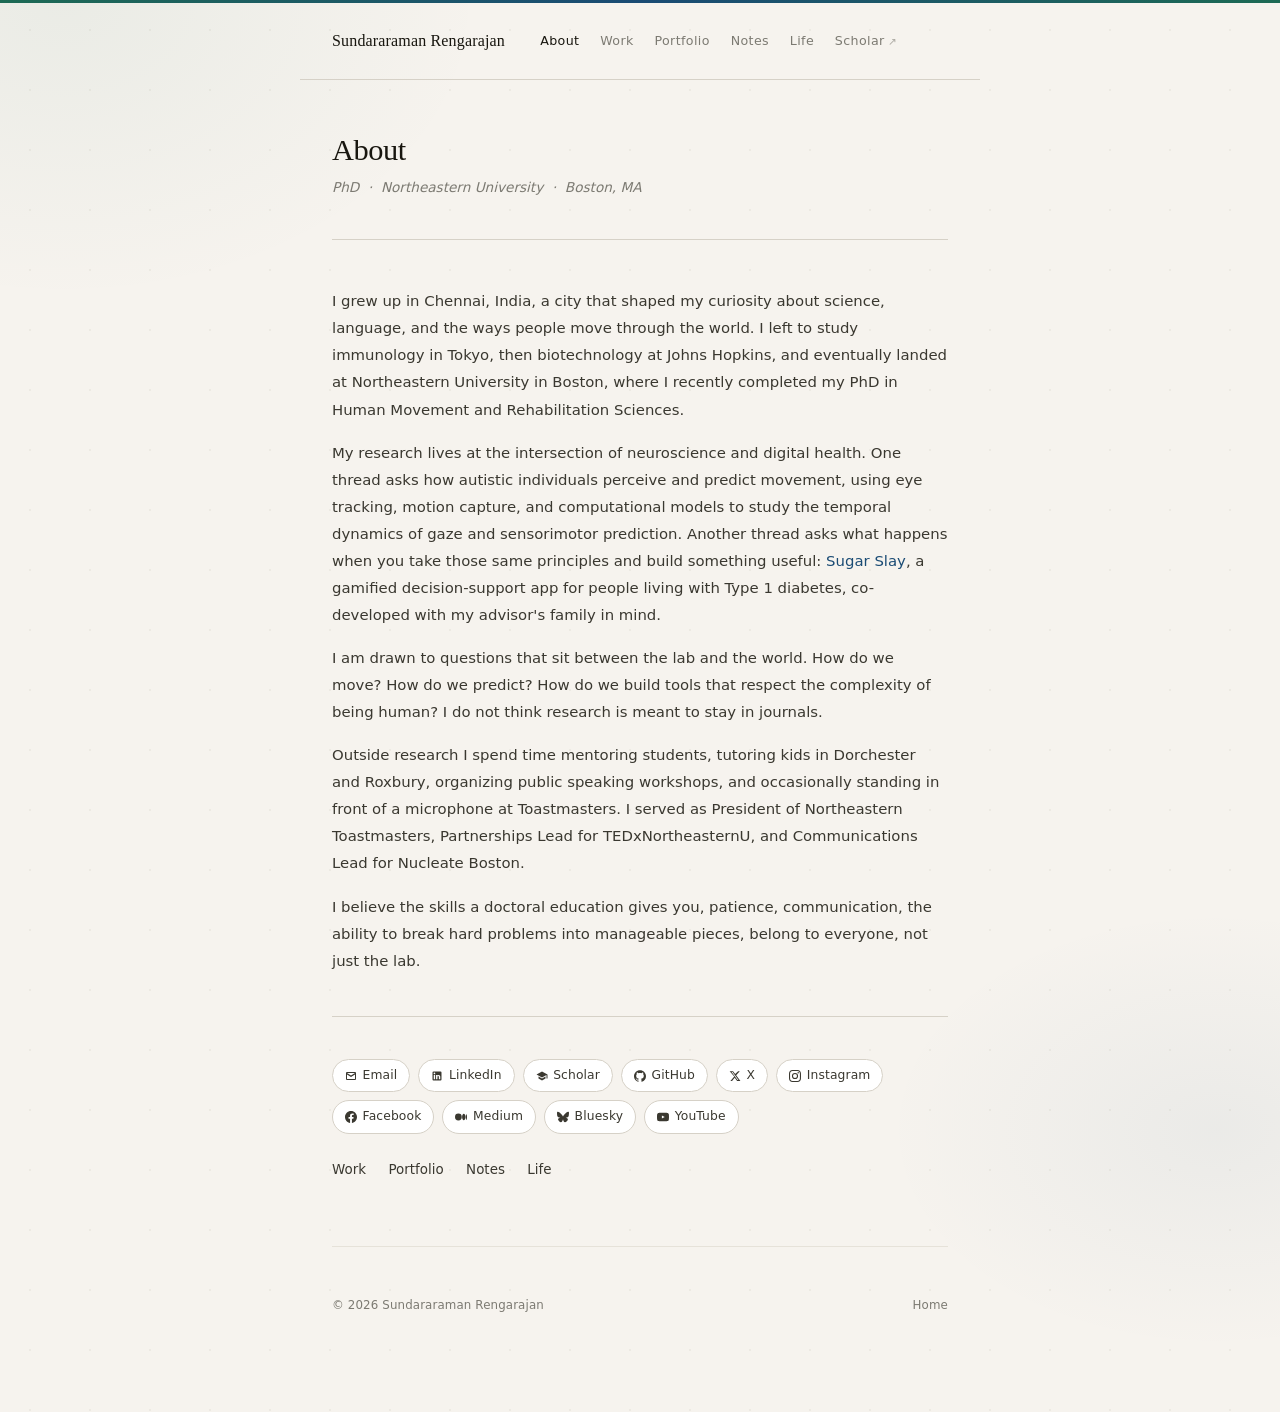
<file: about.html>
<!DOCTYPE html>
<html lang="en">
<head>
 <meta charset="UTF-8">
 <meta name="viewport" content="width=device-width, initial-scale=1.0">
 <title>About &nbsp;·&nbsp; Sundararaman Rengarajan</title>
 <link rel="stylesheet" href="style.css">
</head>
<body>

<div class="top-rule"></div>

<nav class="site-nav">
 <a href="index.html" class="brand">Sundararaman Rengarajan</a>
 <a href="about.html" class="on">About</a>
 <a href="work.html">Work</a>
 <a href="portfolio.html">Portfolio</a>
 <a href="notes.html">Notes</a>
 <a href="life.html">Life</a>
 <a href="https://scholar.google.com/citations?hl=en&user=uG3noJkAAAAJ" target="_blank" class="ext">Scholar</a>
</nav>

<div class="wrapper">

 <div class="page-top">
 <h1>About</h1>
 <p class="sub">PhD &nbsp;·&nbsp; Northeastern University &nbsp;·&nbsp; Boston, MA</p>
 </div>

 <div class="section">
 <p>
 I grew up in Chennai, India, a city that shaped my curiosity about science, language,
 and the ways people move through the world. I left to study immunology in Tokyo,
 then biotechnology at Johns Hopkins, and eventually landed at Northeastern University
 in Boston, where I recently completed my PhD in Human Movement and Rehabilitation Sciences.
 </p>

 <p>
 My research lives at the intersection of neuroscience and digital health.
 One thread asks how autistic individuals perceive and predict movement, using eye tracking,
 motion capture, and computational models to study the temporal dynamics of gaze and
 sensorimotor prediction. Another thread asks what happens when you take those same
 principles and build something useful:
 <a href="https://news.northeastern.edu/2026/01/14/glucose-tracking-gaming-app/" target="_blank">Sugar Slay</a>,
 a gamified decision-support app for people living with Type 1 diabetes,
 co-developed with my advisor's family in mind.
 </p>

 <p>
 I am drawn to questions that sit between the lab and the world. How do we move?
 How do we predict? How do we build tools that respect the complexity of being human?
 I do not think research is meant to stay in journals.
 </p>

 <p>
 Outside research I spend time mentoring students, tutoring kids in Dorchester and Roxbury,
 organizing public speaking workshops, and occasionally standing in front of a microphone
 at Toastmasters. I served as President of Northeastern Toastmasters,
 Partnerships Lead for TEDxNortheasternU,
 and Communications Lead for Nucleate Boston.
 </p>

 <p>
 I believe the skills a doctoral education gives you, patience, communication,
 the ability to break hard problems into manageable pieces, belong to everyone,
 not just the lab.
 </p>
 </div>

 <hr>

 <div class="socials">
 <a href="mailto:rengarajan.s@northeastern.edu">
 <svg viewBox="0 0 24 24" style="width:12px;height:12px;fill:currentColor"><path d="M20 4H4a2 2 0 00-2 2v12a2 2 0 002 2h16a2 2 0 002-2V6a2 2 0 00-2-2zm0 2l-8 5-8-5h16zm0 12H4V9l8 5 8-5v9z"/></svg>
 Email
 </a>
 <a href="https://www.linkedin.com/in/this-is-sundarr/" target="_blank">
 <svg viewBox="0 0 24 24" style="width:12px;height:12px;fill:currentColor"><path d="M19 3a2 2 0 012 2v14a2 2 0 01-2 2H5a2 2 0 01-2-2V5a2 2 0 012-2h14m-.5 15.5v-5.3a3.26 3.26 0 00-3.26-3.26c-.85 0-1.84.52-2.32 1.3v-1.11h-2.79v8.37h2.79v-4.93c0-.77.62-1.4 1.39-1.4a1.4 1.4 0 011.4 1.4v4.93h2.79M6.88 8.56a1.68 1.68 0 001.68-1.68c0-.93-.75-1.69-1.68-1.69a1.69 1.69 0 00-1.69 1.69c0 .93.76 1.68 1.69 1.68m1.39 9.94v-8.37H5.5v8.37h2.77z"/></svg>
 LinkedIn
 </a>
 <a href="https://scholar.google.com/citations?hl=en&user=uG3noJkAAAAJ" target="_blank">
 <svg viewBox="0 0 24 24" style="width:12px;height:12px;fill:currentColor"><path d="M12 3L1 9l11 6 9-4.91V17h2V9L12 3zM5 13.18v4L12 21l7-3.82v-4L12 17l-7-3.82z"/></svg>
 Scholar
 </a>
 <a href="https://github.com/thisissundarr" target="_blank">
 <svg viewBox="0 0 24 24" style="width:12px;height:12px;fill:currentColor"><path d="M12 .297c-6.63 0-12 5.373-12 12 0 5.303 3.438 9.8 8.205 11.385.6.113.82-.258.82-.577 0-.285-.01-1.04-.015-2.04-3.338.724-4.042-1.61-4.042-1.61C4.422 18.07 3.633 17.7 3.633 17.7c-1.087-.744.084-.729.084-.729 1.205.084 1.838 1.236 1.838 1.236 1.07 1.835 2.809 1.305 3.495.998.108-.776.417-1.305.76-1.605-2.665-.3-5.466-1.332-5.466-5.93 0-1.31.465-2.38 1.235-3.22-.135-.303-.54-1.523.105-3.176 0 0 1.005-.322 3.3 1.23.96-.267 1.98-.399 3-.405 1.02.006 2.04.138 3 .405 2.28-1.552 3.285-1.23 3.285-1.23.645 1.653.24 2.873.12 3.176.765.84 1.23 1.91 1.23 3.22 0 4.61-2.805 5.625-5.475 5.92.42.36.81 1.096.81 2.22 0 1.606-.015 2.896-.015 3.286 0 .315.21.69.825.57C20.565 22.092 24 17.592 24 12.297c0-6.627-5.373-12-12-12"/></svg>
 GitHub
 </a>
 <a href="https://x.com/this_is_sundarr" target="_blank">
 <svg viewBox="0 0 24 24" style="width:12px;height:12px;fill:currentColor"><path d="M18.244 2.25h3.308l-7.227 8.26 8.502 11.24H16.17l-4.714-6.231-5.401 6.231H2.746l7.73-8.835L1.254 2.25H8.08l4.259 5.63 5.905-5.63zm-1.161 17.52h1.833L7.084 4.126H5.117z"/></svg>
 X
 </a>
 <a href="https://www.instagram.com/captain.cut_throat/" target="_blank">
 <svg viewBox="0 0 24 24" style="width:12px;height:12px;fill:currentColor"><path d="M12 2.163c3.204 0 3.584.012 4.85.07 3.252.148 4.771 1.691 4.919 4.919.058 1.265.069 1.645.069 4.849 0 3.205-.012 3.584-.069 4.849-.149 3.225-1.664 4.771-4.919 4.919-1.266.058-1.644.07-4.85.07-3.204 0-3.584-.012-4.849-.07-3.26-.149-4.771-1.699-4.919-4.92-.058-1.265-.07-1.644-.07-4.849 0-3.204.013-3.583.07-4.849.149-3.227 1.664-4.771 4.919-4.919 1.266-.057 1.645-.069 4.849-.069zm0-2.163c-3.259 0-3.667.014-4.947.072-4.358.2-6.78 2.618-6.98 6.98-.059 1.281-.073 1.689-.073 4.948 0 3.259.014 3.668.072 4.948.2 4.358 2.618 6.78 6.98 6.98 1.281.058 1.689.072 4.948.072 3.259 0 3.668-.014 4.948-.072 4.354-.2 6.782-2.618 6.979-6.98.059-1.28.073-1.689.073-4.948 0-3.259-.014-3.667-.072-4.947-.196-4.354-2.617-6.78-6.979-6.98-1.281-.059-1.69-.073-4.949-.073zm0 5.838a6.162 6.162 0 100 12.324 6.162 6.162 0 000-12.324zM12 16a4 4 0 110-8 4 4 0 010 8zm6.406-11.845a1.44 1.44 0 100 2.881 1.44 1.44 0 000-2.881z"/></svg>
 Instagram
 </a>
 <a href="https://www.facebook.com/this.is.sundarr" target="_blank">
 <svg viewBox="0 0 24 24" style="width:12px;height:12px;fill:currentColor"><path d="M24 12.073c0-6.627-5.373-12-12-12s-12 5.373-12 12c0 5.99 4.388 10.954 10.125 11.854v-8.385H7.078v-3.47h3.047V9.43c0-3.007 1.792-4.669 4.533-4.669 1.312 0 2.686.235 2.686.235v2.953H15.83c-1.491 0-1.956.925-1.956 1.874v2.25h3.328l-.532 3.47h-2.796v8.385C19.612 23.027 24 18.062 24 12.073z"/></svg>
 Facebook
 </a>
 <a href="https://medium.com/@srenga93" target="_blank">
 <svg viewBox="0 0 24 24" style="width:12px;height:12px;fill:currentColor"><path d="M13.54 12a6.8 6.8 0 0 1-6.77 6.82A6.8 6.8 0 0 1 0 12a6.8 6.8 0 0 1 6.77-6.82A6.8 6.8 0 0 1 13.54 12zm7.42 0c0 3.54-1.51 6.42-3.38 6.42-1.87 0-3.39-2.88-3.39-6.42s1.52-6.42 3.39-6.42 3.38 2.88 3.38 6.42M24 12c0 3.17-.53 5.75-1.19 5.75-.66 0-1.19-2.58-1.19-5.75s.53-5.75 1.19-5.75C23.47 6.25 24 8.83 24 12z"/></svg>
 Medium
 </a>
 <a href="https://bsky.app/profile/this-is-sundarr.bsky.social" target="_blank">
 <svg viewBox="0 0 24 24" style="width:12px;height:12px;fill:currentColor"><path d="M12 10.8c-1.087-2.114-4.046-6.053-6.798-7.995C2.566.944 1.561 1.266.902 1.565.139 1.908 0 3.08 0 3.768c0 .69.378 5.65.624 6.479.815 2.736 3.713 3.66 6.383 3.364.136-.02.275-.039.415-.056-.138.022-.276.04-.415.056-3.912.58-7.387 2.005-2.83 7.078 5.013 5.19 6.87-1.113 7.823-4.308.953 3.195 2.05 9.271 7.733 4.308 4.267-4.308 1.172-6.498-2.74-7.078a8.741 8.741 0 0 1-.415-.056c.14.017.279.036.415.056 2.67.297 5.568-.628 6.383-3.364.246-.828.624-5.79.624-6.478 0-.69-.139-1.861-.902-2.204-.659-.299-1.664-.62-4.3 1.24C16.046 4.748 13.087 8.687 12 10.8z"/></svg>
 Bluesky
 </a>
 <a href="https://www.youtube.com/@sundararamanrengarajan" target="_blank">
 <svg viewBox="0 0 24 24" style="width:12px;height:12px;fill:currentColor"><path d="M23.5 6.19a3.02 3.02 0 00-2.12-2.14C19.54 3.5 12 3.5 12 3.5s-7.54 0-9.38.55A3.02 3.02 0 00.5 6.19C0 8.04 0 12 0 12s0 3.96.5 5.81a3.02 3.02 0 002.12 2.14C4.46 20.5 12 20.5 12 20.5s7.54 0 9.38-.55a3.02 3.02 0 002.12-2.14C24 15.96 24 12 24 12s0-3.96-.5-5.81zM9.75 15.02V8.98L15.5 12l-5.75 3.02z"/></svg>
 YouTube
 </a>
 </div>

 <div class="arrow-links" style="margin-top:1.5rem;">
 <a href="work.html">Work</a>
 <a href="portfolio.html">Portfolio</a>
 <a href="notes.html">Notes</a>
 <a href="life.html">Life</a>
 </div>

 <footer>
 <span>© 2026 Sundararaman Rengarajan</span>
 <span><a href="index.html">Home</a></span>
 </footer>

</div>
</body>
</html>
</file>
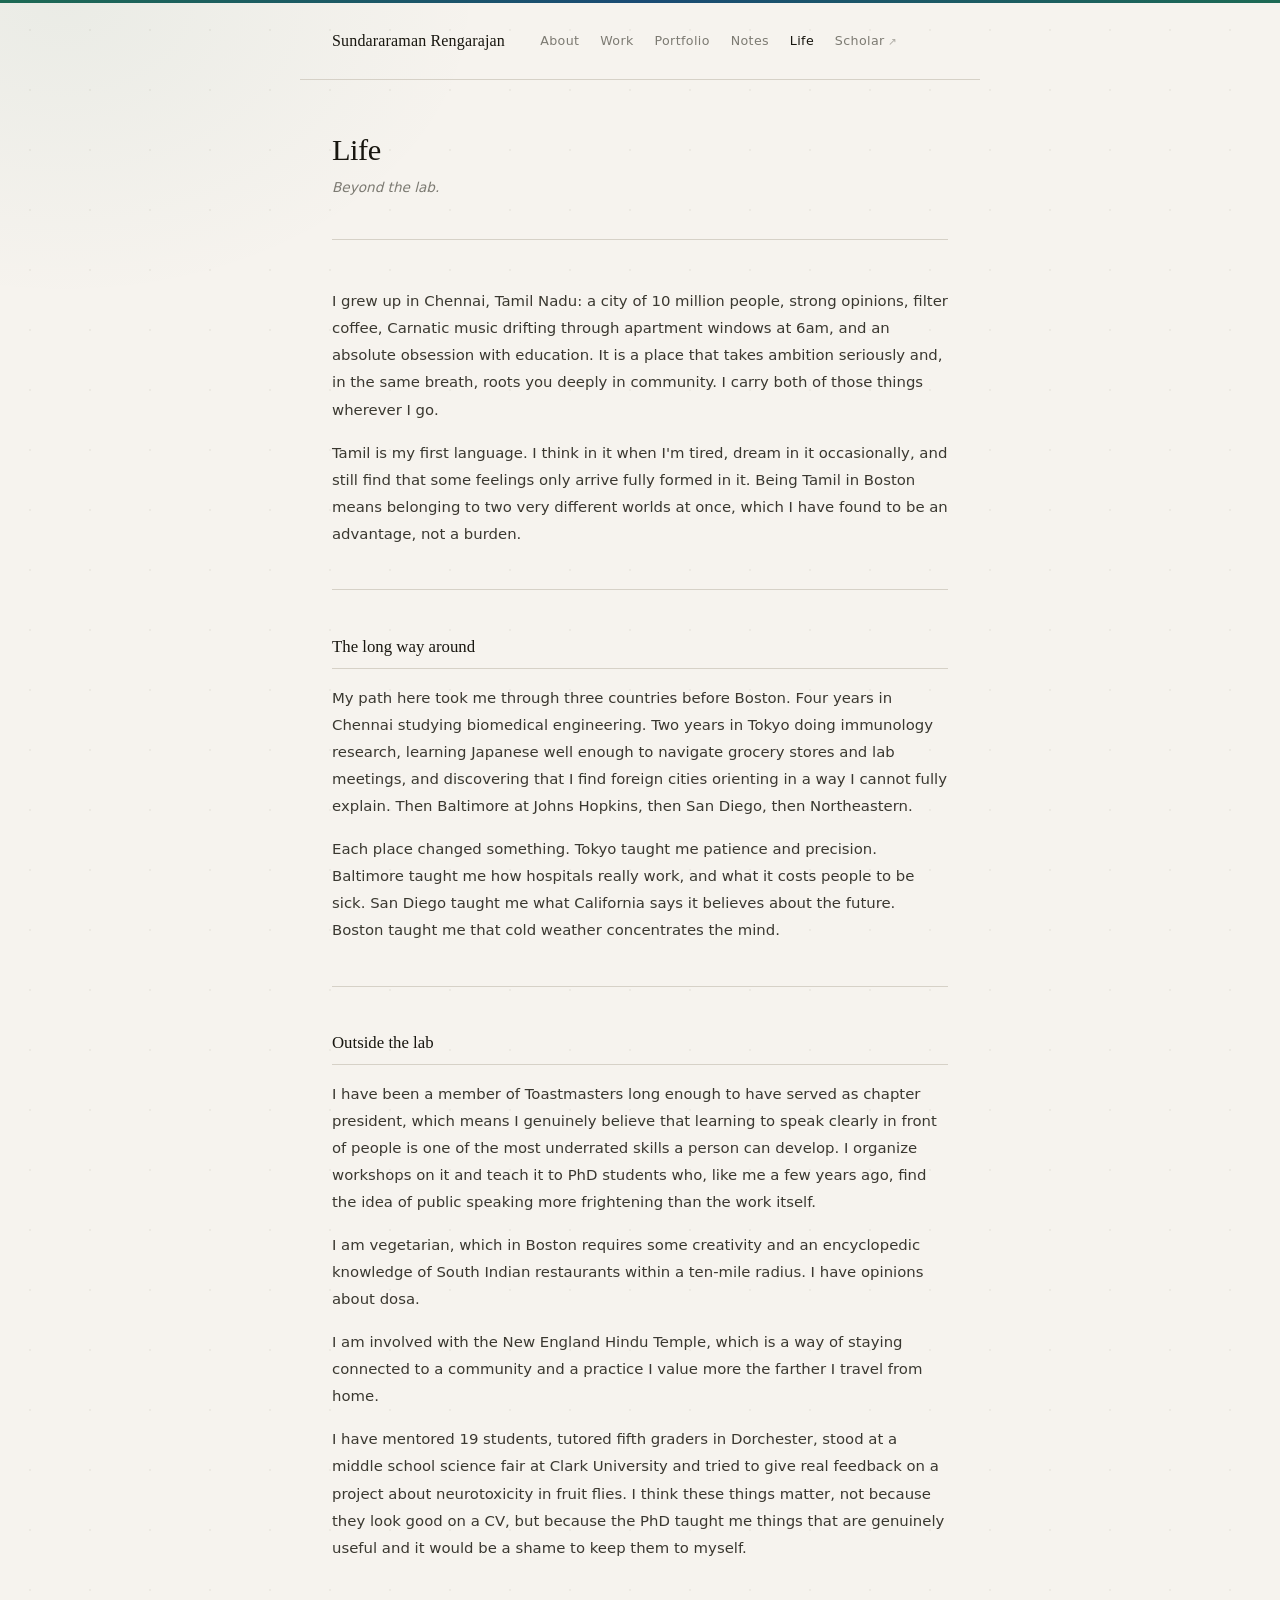
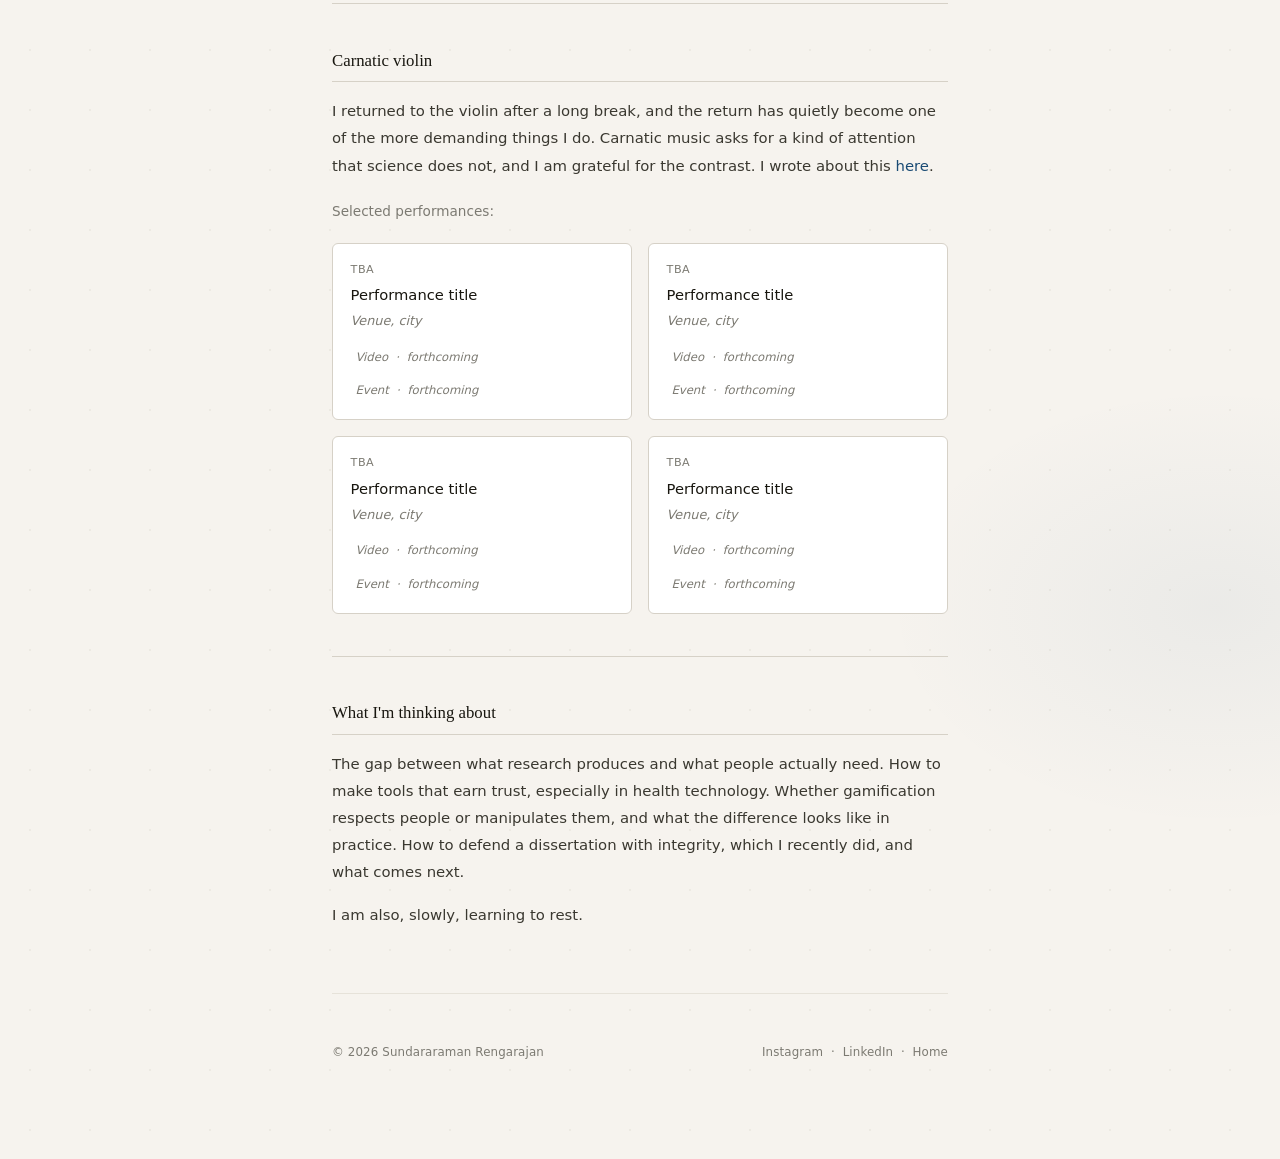
<file: life.html>
<!DOCTYPE html>
<html lang="en">
<head>
 <meta charset="UTF-8">
 <meta name="viewport" content="width=device-width, initial-scale=1.0">
 <title>Life &nbsp;·&nbsp; Sundararaman Rengarajan</title>
 <link rel="stylesheet" href="style.css">
</head>
<body>

<div class="top-rule"></div>

<nav class="site-nav">
 <a href="index.html" class="brand">Sundararaman Rengarajan</a>
 <a href="about.html">About</a>
 <a href="work.html">Work</a>
 <a href="portfolio.html">Portfolio</a>
 <a href="notes.html">Notes</a>
 <a href="life.html" class="on">Life</a>
 <a href="https://scholar.google.com/citations?hl=en&user=uG3noJkAAAAJ" target="_blank" class="ext">Scholar</a>
</nav>

<div class="wrapper">

 <div class="page-top">
 <h1>Life</h1>
 <p class="sub">Beyond the lab.</p>
 </div>

 <div class="section">

 <p>
 I grew up in Chennai, Tamil Nadu: a city of 10 million people, strong opinions,
 filter coffee, Carnatic music drifting through apartment windows at 6am,
 and an absolute obsession with education. It is a place that takes ambition seriously
 and, in the same breath, roots you deeply in community.
 I carry both of those things wherever I go.
 </p>

 <p>
 Tamil is my first language. I think in it when I'm tired, dream in it occasionally,
 and still find that some feelings only arrive fully formed in it.
 Being Tamil in Boston means belonging to two very different worlds at once,
 which I have found to be an advantage, not a burden.
 </p>

 <hr>

 <h2>The long way around</h2>

 <p>
 My path here took me through three countries before Boston.
 Four years in Chennai studying biomedical engineering.
 Two years in Tokyo doing immunology research, learning Japanese well enough
 to navigate grocery stores and lab meetings, and discovering that I find
 foreign cities orienting in a way I cannot fully explain.
 Then Baltimore at Johns Hopkins, then San Diego, then Northeastern.
 </p>

 <p>
 Each place changed something. Tokyo taught me patience and precision.
 Baltimore taught me how hospitals really work, and what it costs people to be sick.
 San Diego taught me what California says it believes about the future.
 Boston taught me that cold weather concentrates the mind.
 </p>

 <hr>

 <h2>Outside the lab</h2>

 <p>
 I have been a member of Toastmasters long enough to have served as chapter president,
 which means I genuinely believe that learning to speak clearly in front of people
 is one of the most underrated skills a person can develop.
 I organize workshops on it and teach it to PhD students who, like me a few years ago,
 find the idea of public speaking more frightening than the work itself.
 </p>

 <p>
 I am vegetarian, which in Boston requires some creativity and an encyclopedic
 knowledge of South Indian restaurants within a ten-mile radius.
 I have opinions about dosa.
 </p>

 <p>
 I am involved with the New England Hindu Temple, which is a way of staying
 connected to a community and a practice I value more the farther I travel from home.
 </p>

 <p>
 I have mentored 19 students, tutored fifth graders in Dorchester, stood at a
 middle school science fair at Clark University and tried to give real feedback
 on a project about neurotoxicity in fruit flies. I think these things matter,
 not because they look good on a CV, but because the PhD taught me things that are
 genuinely useful and it would be a shame to keep them to myself.
 </p>

 <hr>

 <h2>Carnatic violin</h2>

 <p>
 I returned to the violin after a long break, and the return has quietly become
 one of the more demanding things I do. Carnatic music asks for a kind of
 attention that science does not, and I am grateful for the contrast.
 I wrote about this
 <a href="https://medium.com/@srenga93/rediscovering-the-strings-of-passion-a-journey-with-carnatic-violin-fc4bbfd7c012" target="_blank">here</a>.
 </p>

 <p style="font-size:0.85rem;color:var(--muted);margin-top:1.2rem;">Selected performances:</p>

 <div class="perf-grid">

 <div class="perf-card">
 <span class="perf-date">TBA</span>
 <span class="perf-title">Performance title</span>
 <span class="perf-venue">Venue, city</span>
 <div class="perf-links">
 <span class="pending">Video &nbsp;·&nbsp; forthcoming</span>
 <span class="pending">Event &nbsp;·&nbsp; forthcoming</span>
 </div>
 </div>

 <div class="perf-card">
 <span class="perf-date">TBA</span>
 <span class="perf-title">Performance title</span>
 <span class="perf-venue">Venue, city</span>
 <div class="perf-links">
 <span class="pending">Video &nbsp;·&nbsp; forthcoming</span>
 <span class="pending">Event &nbsp;·&nbsp; forthcoming</span>
 </div>
 </div>

 <div class="perf-card">
 <span class="perf-date">TBA</span>
 <span class="perf-title">Performance title</span>
 <span class="perf-venue">Venue, city</span>
 <div class="perf-links">
 <span class="pending">Video &nbsp;·&nbsp; forthcoming</span>
 <span class="pending">Event &nbsp;·&nbsp; forthcoming</span>
 </div>
 </div>

 <div class="perf-card">
 <span class="perf-date">TBA</span>
 <span class="perf-title">Performance title</span>
 <span class="perf-venue">Venue, city</span>
 <div class="perf-links">
 <span class="pending">Video &nbsp;·&nbsp; forthcoming</span>
 <span class="pending">Event &nbsp;·&nbsp; forthcoming</span>
 </div>
 </div>

 </div>

 <hr>

 <h2>What I'm thinking about</h2>

 <p>
 The gap between what research produces and what people actually need.
 How to make tools that earn trust, especially in health technology.
 Whether gamification respects people or manipulates them, and what the
 difference looks like in practice.
 How to defend a dissertation with integrity, which I recently did, and what comes next.
 </p>

 <p>
 I am also, slowly, learning to rest.
 </p>

 </div>

 <footer>
 <span>© 2026 Sundararaman Rengarajan</span>
 <span>
 <a href="https://www.instagram.com/this.is.sundarr/" target="_blank">Instagram</a> &nbsp;·&nbsp;
 <a href="https://www.linkedin.com/in/this-is-sundarr/" target="_blank">LinkedIn</a> &nbsp;·&nbsp;
 <a href="index.html">Home</a>
 </span>
 </footer>

</div>
</body>
</html>
</file>
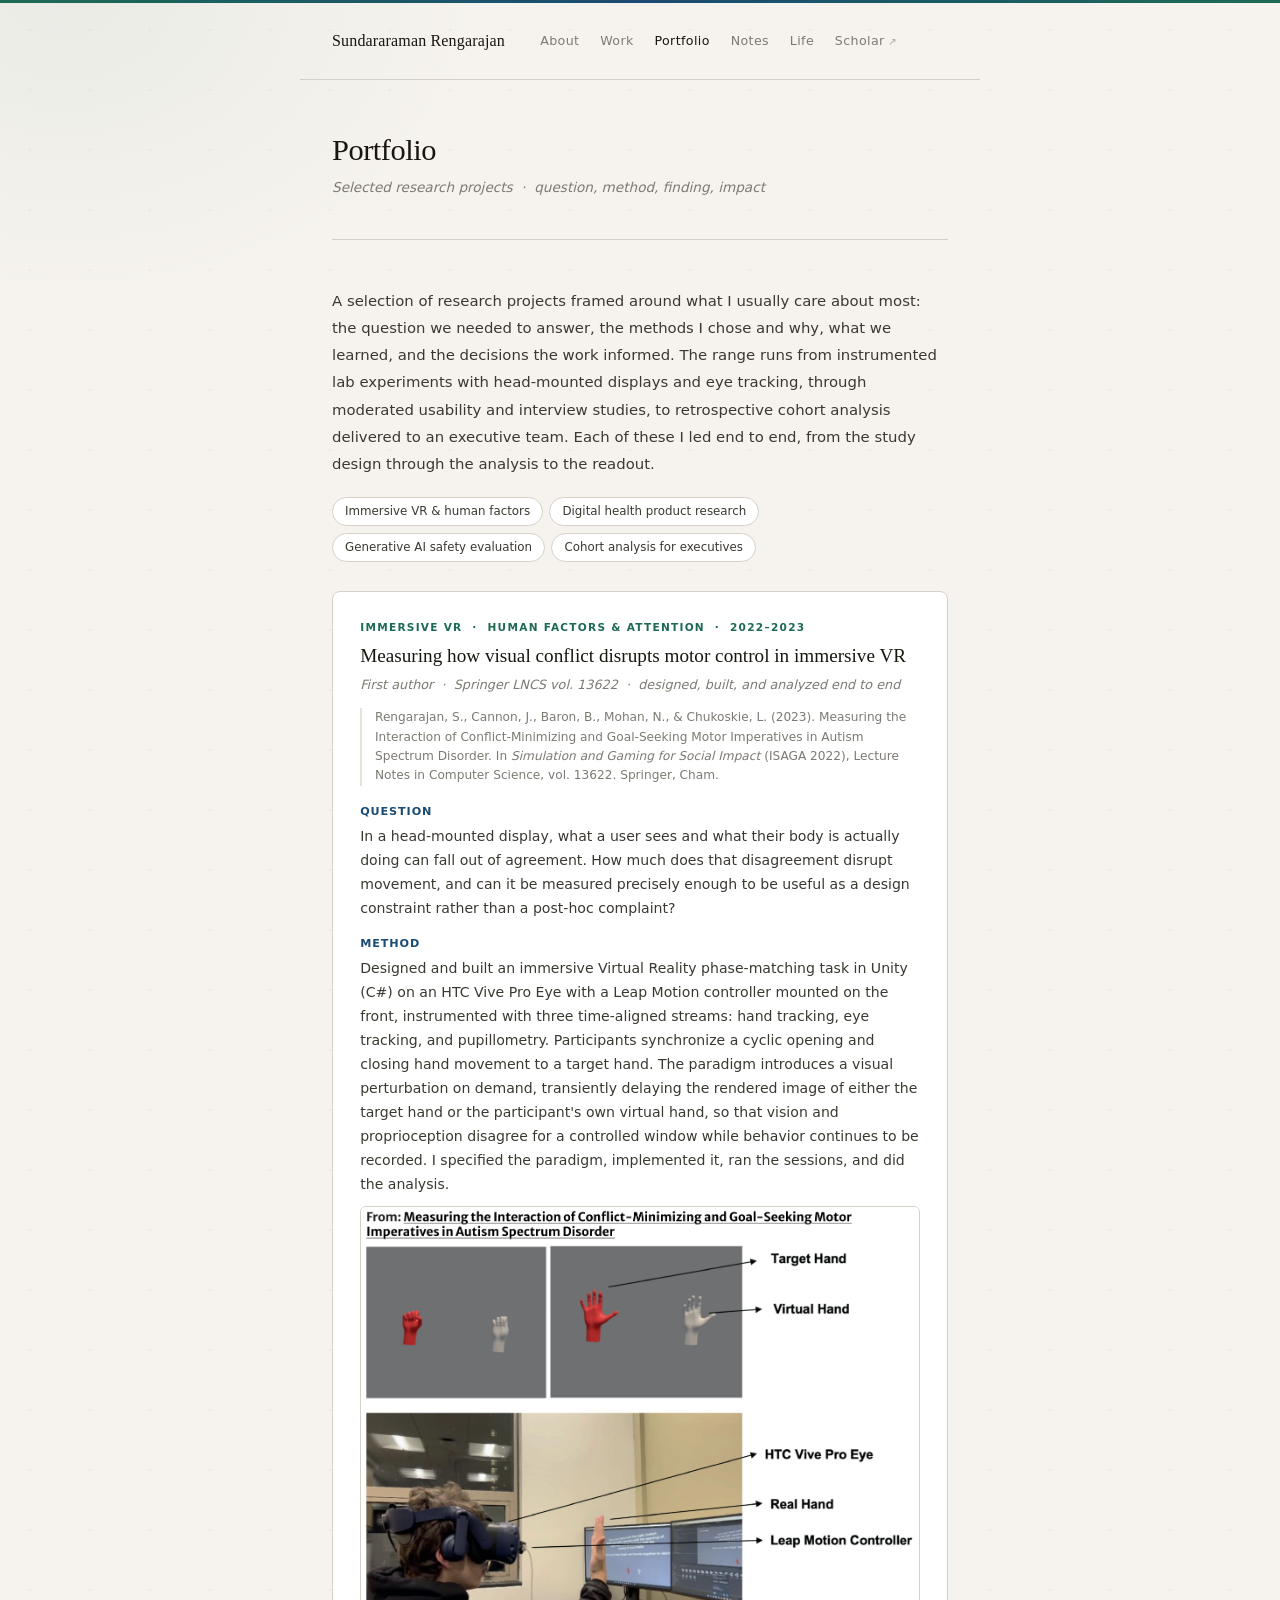
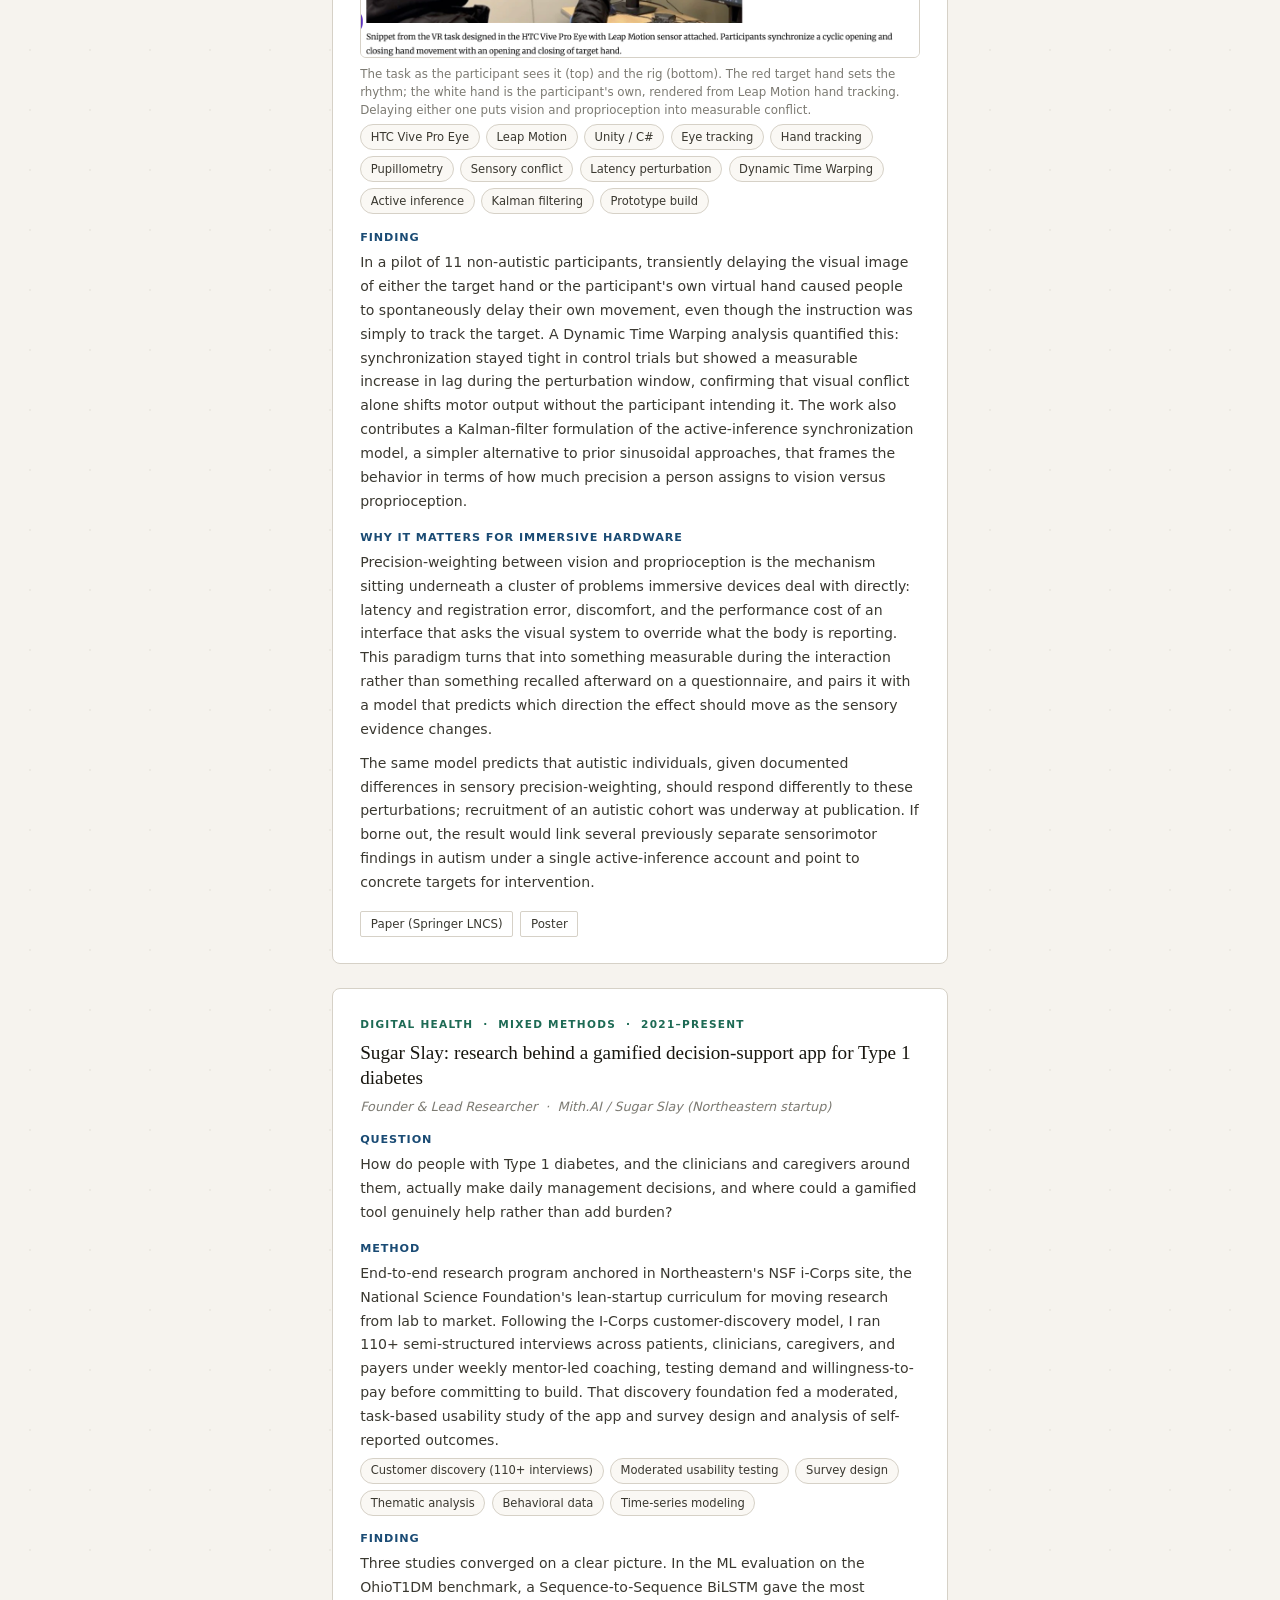
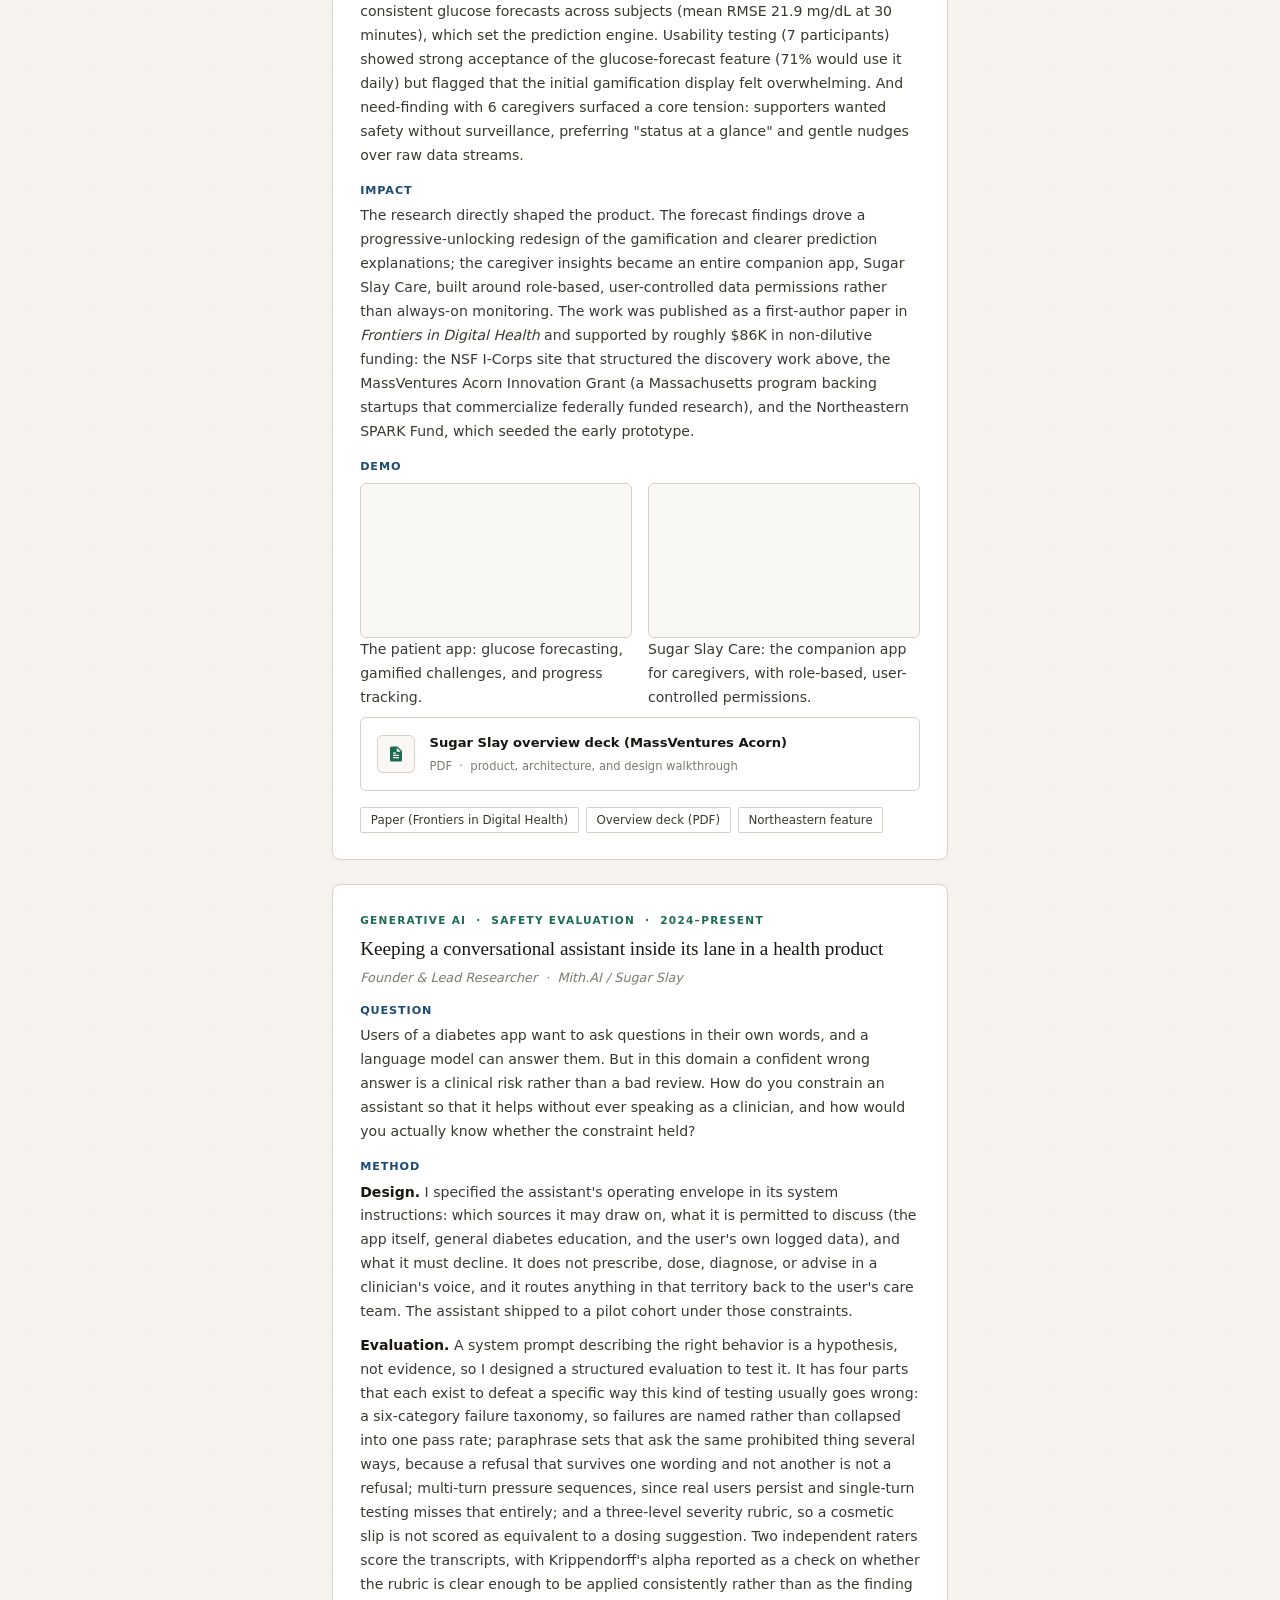
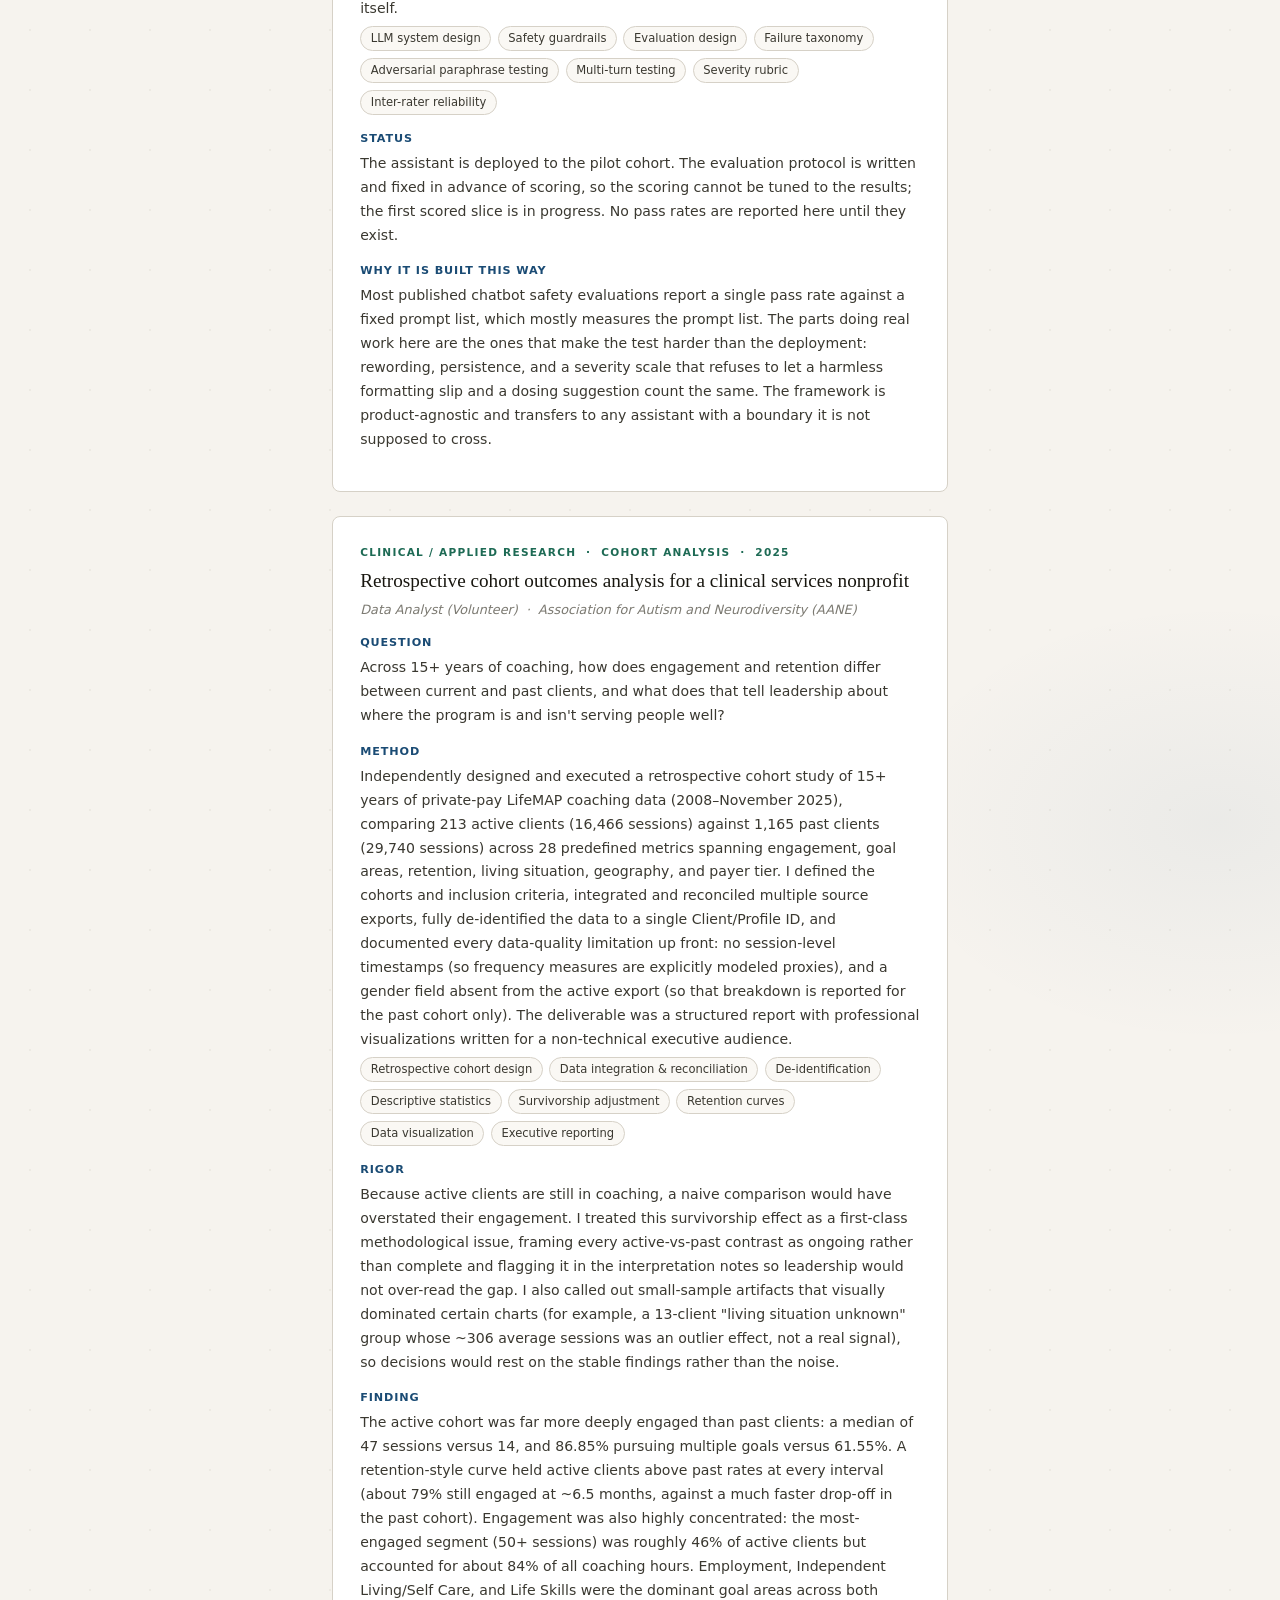
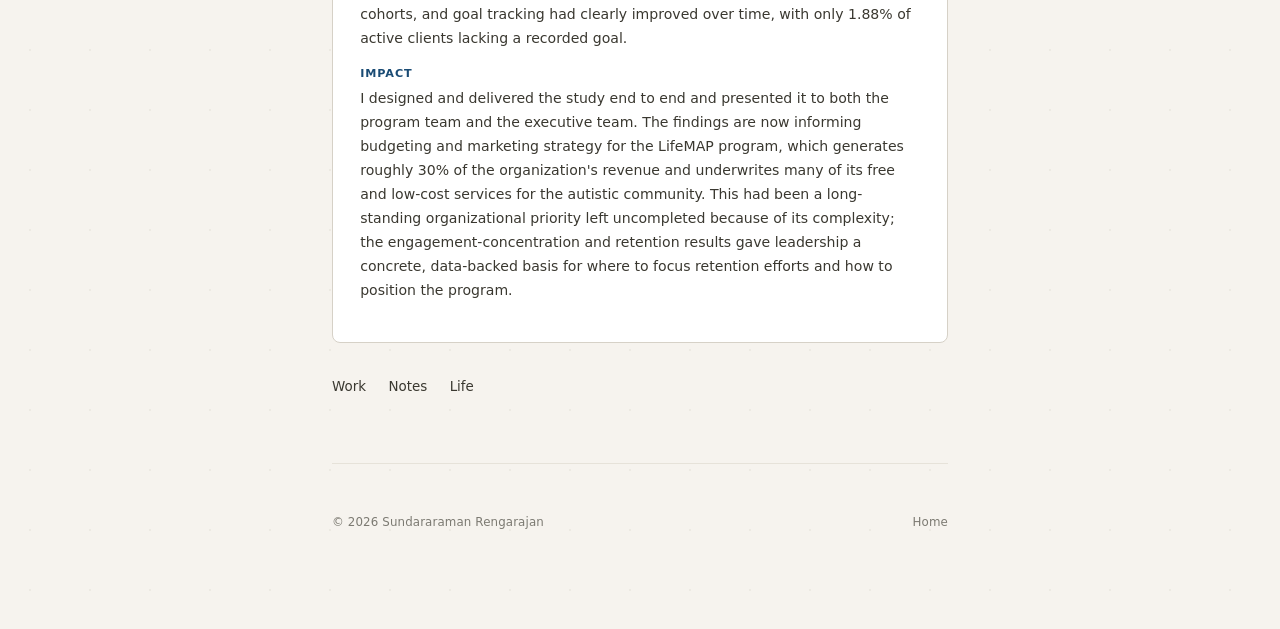
<file: portfolio.html>
<!DOCTYPE html>
<html lang="en">
<head>
 <meta charset="UTF-8">
 <meta name="viewport" content="width=device-width, initial-scale=1.0">
 <title>Portfolio &nbsp;·&nbsp; Sundararaman Rengarajan</title>
 <link rel="stylesheet" href="style.css">
 <style>
 /* Portfolio-specific, building on existing tokens */
 .case {
 background: var(--surface);
 border: 1px solid var(--rule);
 border-radius: 8px;
 padding: 1.6rem 1.7rem;
 margin-bottom: 1.5rem;
 transition: border-color 0.15s, box-shadow 0.15s;
 scroll-margin-top: 1.5rem;
 }
 .case:hover { border-color: var(--teal); box-shadow: 0 4px 18px rgba(0,0,0,0.05); }
 .case-tag {
 font-size: 0.66rem; font-weight: 600; text-transform: uppercase;
 letter-spacing: 0.12em; color: var(--teal); margin-bottom: 0.5rem;
 }
 .case-title {
 font-family: var(--serif); font-size: 1.2rem; font-weight: normal;
 color: var(--text); line-height: 1.3; margin-bottom: 0.3rem;
 }
 .case-role { font-size: 0.8rem; color: var(--muted); font-style: italic; margin-bottom: 0.7rem; }
 .case-cite {
 font-size: 0.76rem; color: var(--muted); line-height: 1.6;
 border-left: 2px solid var(--faint); padding-left: 0.8rem; margin-bottom: 1rem;
 }
 .case-block { margin-bottom: 0.85rem; }
 .case-label {
 font-size: 0.7rem; font-weight: 600; text-transform: uppercase;
 letter-spacing: 0.08em; color: var(--blue); margin-bottom: 0.2rem; display: block;
 }
 .case-block p { font-size: 0.88rem; color: var(--soft); line-height: 1.7; margin: 0; }
 .case-block p + p { margin-top: 0.6rem; }
 .case-methods { display: flex; flex-wrap: wrap; gap: 0.4rem; margin-top: 0.3rem; }
 .case-methods span {
 font-size: 0.72rem; color: var(--soft); border: 1px solid var(--rule);
 padding: 0.1rem 0.6rem; border-radius: 100px; background: var(--paper);
 }
 .case-links { margin-top: 1rem; display: flex; gap: 0.45rem; flex-wrap: wrap; }
 .case-links a {
 font-size: 0.74rem; color: var(--soft); border: 1px solid var(--rule);
 padding: 0.1rem 0.6rem; border-radius: 2px; background: var(--surface); transition: all 0.12s;
 }
 .case-links a:hover { border-color: var(--blue); color: var(--blue); text-decoration: none; }
 .placeholder { color: var(--warm); font-style: italic; }
 .intro-note {
 background: var(--paper); border: 1px solid var(--faint); border-left: 3px solid var(--teal);
 border-radius: 4px; padding: 0.9rem 1.1rem; font-size: 0.82rem; color: var(--muted);
 line-height: 1.6; margin-top: 1.4rem;
 }
 /* Skim row: lets a reader jump straight to the relevant case */
 .skim { display: flex; flex-wrap: wrap; gap: 0.4rem; margin: 1.2rem 0 1.8rem; }
 .skim a {
 font-size: 0.74rem; color: var(--soft); border: 1px solid var(--rule);
 padding: 0.2rem 0.75rem; border-radius: 100px; background: var(--surface);
 text-decoration: none; transition: all 0.12s;
 }
 .skim a:hover { border-color: var(--teal); color: var(--teal); text-decoration: none; }
 /* Media block: demo videos and deck */
 .case-media { display: grid; grid-template-columns: 1fr 1fr; gap: 1rem; margin-top: 0.4rem; }
 .media-item { display: flex; flex-direction: column; }
 .media-frame {
 position: relative; width: 100%; padding-top: 56.25%;
 border-radius: 6px; overflow: hidden; background: var(--paper); border: 1px solid var(--rule);
 }
 .media-frame iframe, .media-frame a.media-cover { position: absolute; inset: 0; width: 100%; height: 100%; border: 0; }
 a.media-cover {
 display: flex; flex-direction: column; align-items: center; justify-content: center;
 gap: 0.45rem; text-align: center; color: var(--soft); text-decoration: none;
 background: var(--paper); transition: background 0.15s, color 0.15s;
 }
 a.media-cover:hover { background: var(--surface); color: var(--blue); }
 a.media-cover .play { font-size: 1.7rem; line-height: 1; }
 a.media-cover .lbl { font-size: 0.78rem; font-weight: 600; }
 a.media-cover .sub-lbl { font-size: 0.68rem; color: var(--muted); }
 .media-caption { font-size: 0.74rem; color: var(--muted); margin-top: 0.45rem; line-height: 1.4; }
 .deck-card {
 display: flex; align-items: center; gap: 0.9rem; margin-top: 0.4rem;
 border: 1px solid var(--rule); border-radius: 6px; padding: 0.85rem 1rem;
 background: var(--surface); transition: border-color 0.15s, box-shadow 0.15s;
 }
 .deck-card:hover { border-color: var(--blue); box-shadow: 0 3px 14px rgba(0,0,0,0.05); text-decoration: none; }
 .deck-icon {
 flex: 0 0 auto; width: 38px; height: 38px; border-radius: 6px;
 background: var(--paper); border: 1px solid var(--rule);
 display: flex; align-items: center; justify-content: center; color: var(--teal);
 }
 .deck-text { display: flex; flex-direction: column; gap: 0.1rem; }
 .deck-title { font-size: 0.82rem; font-weight: 600; color: var(--text); }
 .deck-sub { font-size: 0.72rem; color: var(--muted); }
 .case-fig { margin: 0.6rem 0 0; }
 .case-fig img {
 width: 100%; height: auto; display: block; border-radius: 6px;
 border: 1px solid var(--rule); background: var(--surface);
 }
 .case-fig figcaption {
 font-size: 0.74rem; color: var(--muted); margin-top: 0.5rem; line-height: 1.5;
 }
 @media (max-width: 560px) { .case-media { grid-template-columns: 1fr; } .skim { gap: 0.35rem; } }
 </style>
</head>
<body>

<div class="top-rule"></div>

<nav class="site-nav">
 <a href="index.html" class="brand">Sundararaman Rengarajan</a>
 <a href="about.html">About</a>
 <a href="work.html">Work</a>
 <a href="portfolio.html" class="on">Portfolio</a>
 <a href="notes.html">Notes</a>
 <a href="life.html">Life</a>
 <a href="https://scholar.google.com/citations?hl=en&user=uG3noJkAAAAJ" target="_blank" class="ext">Scholar</a>
</nav>

<div class="wrapper">

 <div class="page-top">
 <h1>Portfolio</h1>
 <p class="sub">Selected research projects &nbsp;·&nbsp; question, method, finding, impact</p>
 </div>

 <div class="section">
 <p>
 A selection of research projects framed around what I usually care about most:
 the question we needed to answer, the methods I chose and why, what we learned,
 and the decisions the work informed. The range runs from instrumented lab
 experiments with head-mounted displays and eye tracking, through moderated
 usability and interview studies, to retrospective cohort analysis delivered to
 an executive team. Each of these I led end to end, from the study design through
 the analysis to the readout.
 </p>

 <div class="skim">
 <a href="#case-vr">Immersive VR &amp; human factors</a>
 <a href="#case-sugarslay">Digital health product research</a>
 <a href="#case-assistant">Generative AI safety evaluation</a>
 <a href="#case-aane">Cohort analysis for executives</a>
 </div>

 <!-- ============ CASE 1: ISAGA VR ============ -->
 <div class="case" id="case-vr">
 <div class="case-tag">Immersive VR &nbsp;·&nbsp; human factors &amp; attention &nbsp;·&nbsp; 2022&ndash;2023</div>
 <div class="case-title">Measuring how visual conflict disrupts motor control in immersive VR</div>
 <div class="case-role">First author &nbsp;·&nbsp; Springer LNCS vol. 13622 &nbsp;·&nbsp; designed, built, and analyzed end to end</div>
 <div class="case-cite">
 Rengarajan, S., Cannon, J., Baron, B., Mohan, N., &amp; Chukoskie, L. (2023).
 Measuring the Interaction of Conflict-Minimizing and Goal-Seeking Motor Imperatives in
 Autism Spectrum Disorder. In <em>Simulation and Gaming for Social Impact</em> (ISAGA 2022),
 Lecture Notes in Computer Science, vol. 13622. Springer, Cham.
 </div>

 <div class="case-block">
 <span class="case-label">Question</span>
 <p>In a head-mounted display, what a user sees and what their body is actually doing can fall
 out of agreement. How much does that disagreement disrupt movement, and can it be measured
 precisely enough to be useful as a design constraint rather than a post-hoc complaint?</p>
 </div>

 <div class="case-block">
 <span class="case-label">Method</span>
 <p>Designed and built an immersive Virtual Reality phase-matching task in Unity (C#) on an
 HTC Vive Pro Eye with a Leap Motion controller mounted on the front, instrumented with three
 time-aligned streams: hand tracking, eye tracking, and pupillometry. Participants synchronize a
 cyclic opening and closing hand movement to a target hand. The paradigm introduces a visual
 perturbation on demand, transiently delaying the rendered image of either the target hand or the
 participant's own virtual hand, so that vision and proprioception disagree for a controlled window
 while behavior continues to be recorded. I specified the paradigm, implemented it, ran the
 sessions, and did the analysis.</p>
 <figure class="case-fig">
 <img src="vr-task.png" alt="Top: the participant's view, showing the red target hand and the white virtual hand in closed and open states. Bottom: a participant wearing an HTC Vive Pro Eye headset with a Leap Motion controller mounted on the front, one hand raised in front of the sensor.">
 <figcaption>The task as the participant sees it (top) and the rig (bottom). The red target hand sets the rhythm; the white hand is the participant's own, rendered from Leap Motion hand tracking. Delaying either one puts vision and proprioception into measurable conflict.</figcaption>
 </figure>
 <div class="case-methods">
 <span>HTC Vive Pro Eye</span><span>Leap Motion</span><span>Unity / C#</span><span>Eye tracking</span><span>Hand tracking</span>
 <span>Pupillometry</span><span>Sensory conflict</span><span>Latency perturbation</span>
 <span>Dynamic Time Warping</span><span>Active inference</span><span>Kalman filtering</span>
 <span>Prototype build</span>
 </div>
 </div>

 <div class="case-block">
 <span class="case-label">Finding</span>
 <p>In a pilot of 11 non-autistic participants, transiently delaying the visual image of either
 the target hand or the participant's own virtual hand caused people to spontaneously delay
 their own movement, even though the instruction was simply to track the target. A Dynamic Time
 Warping analysis quantified this: synchronization stayed tight in control trials but showed a
 measurable increase in lag during the perturbation window, confirming that visual conflict
 alone shifts motor output without the participant intending it. The work also contributes a
 Kalman-filter formulation of the active-inference synchronization model, a simpler alternative
 to prior sinusoidal approaches, that frames the behavior in terms of how much precision a
 person assigns to vision versus proprioception.</p>
 </div>

 <div class="case-block">
 <span class="case-label">Why it matters for immersive hardware</span>
 <p>Precision-weighting between vision and proprioception is the mechanism sitting underneath a
 cluster of problems immersive devices deal with directly: latency and registration error,
 discomfort, and the performance cost of an interface that asks the visual system to override
 what the body is reporting. This paradigm turns that into something measurable during the
 interaction rather than something recalled afterward on a questionnaire, and pairs it with a
 model that predicts which direction the effect should move as the sensory evidence changes.</p>
 <p>The same model predicts that autistic individuals, given documented differences in sensory
 precision-weighting, should respond differently to these perturbations; recruitment of an
 autistic cohort was underway at publication. If borne out, the result would link several
 previously separate sensorimotor findings in autism under a single active-inference account
 and point to concrete targets for intervention.</p>
 </div>

 <div class="case-links">
 <a href="https://doi.org/10.1007/978-3-031-37171-4_13" target="_blank">Paper (Springer LNCS)</a>
 <a href="https://drive.google.com/file/d/1lQKI9Ff1D7zS3jMSEEq97pi_UgoxYuvZ/view?usp=sharing" target="_blank">Poster</a>
 </div>
 </div>

 <!-- ============ CASE 2: SUGAR SLAY ============ -->
 <div class="case" id="case-sugarslay">
 <div class="case-tag">Digital health &nbsp;·&nbsp; mixed methods &nbsp;·&nbsp; 2021&ndash;present</div>
 <div class="case-title">Sugar Slay: research behind a gamified decision-support app for Type 1 diabetes</div>
 <div class="case-role">Founder &amp; Lead Researcher &nbsp;·&nbsp; Mith.AI / Sugar Slay (Northeastern startup)</div>

 <div class="case-block">
 <span class="case-label">Question</span>
 <p>How do people with Type 1 diabetes, and the clinicians and caregivers around them,
 actually make daily management decisions, and where could a gamified tool genuinely help
 rather than add burden?</p>
 </div>

 <div class="case-block">
 <span class="case-label">Method</span>
 <p>End-to-end research program anchored in Northeastern's NSF i-Corps site, the National Science Foundation's lean-startup curriculum for moving research from lab to market. Following the I-Corps customer-discovery model, I ran 110+ semi-structured interviews across patients, clinicians, caregivers, and payers under weekly mentor-led coaching, testing demand and willingness-to-pay before committing to build. That discovery foundation fed a moderated, task-based usability study of the app and survey design and analysis of self-reported outcomes.</p>
 <div class="case-methods">
 <span>Customer discovery (110+ interviews)</span><span>Moderated usability testing</span><span>Survey design</span>
 <span>Thematic analysis</span><span>Behavioral data</span><span>Time-series modeling</span>
 </div>
 </div>

 <div class="case-block">
 <span class="case-label">Finding</span>
 <p>Three studies converged on a clear picture. In the ML evaluation on the OhioT1DM benchmark, a Sequence-to-Sequence BiLSTM gave the most consistent glucose forecasts across subjects (mean RMSE 21.9 mg/dL at 30 minutes), which set the prediction engine. Usability testing (7 participants) showed strong acceptance of the glucose-forecast feature (71% would use it daily) but flagged that the initial gamification display felt overwhelming. And need-finding with 6 caregivers surfaced a core tension: supporters wanted safety without surveillance, preferring "status at a glance" and gentle nudges over raw data streams.</p>
 </div>

 <div class="case-block">
 <span class="case-label">Impact</span>
 <p>The research directly shaped the product. The forecast findings drove a progressive-unlocking redesign of the gamification and clearer prediction explanations; the caregiver insights became an entire companion app, Sugar Slay Care, built around role-based, user-controlled data permissions rather than always-on monitoring. The work was published as a first-author paper in <em>Frontiers in Digital Health</em> and supported by roughly $86K in non-dilutive funding: the NSF I-Corps site that structured the discovery work above, the MassVentures Acorn Innovation Grant (a Massachusetts program backing startups that commercialize federally funded research), and the Northeastern SPARK Fund, which seeded the early prototype.</p>
 </div>

 <div class="case-block">
 <span class="case-label">Demo</span>
 <div class="case-media">
 <div class="media-item">
 <div class="media-frame">
 <iframe src="https://www.youtube.com/embed/XS0rS_AfX4U" title="Sugar Slay app demo" allow="accelerometer; autoplay; clipboard-write; encrypted-media; gyroscope; picture-in-picture" allowfullscreen></iframe>
 </div>
 <p class="media-caption">The patient app: glucose forecasting, gamified challenges, and progress tracking.</p>
 </div>
 <div class="media-item">
 <div class="media-frame">
 <iframe src="https://www.youtube.com/embed/vg3b70im_PM" title="Sugar Slay Care demo" allow="accelerometer; autoplay; clipboard-write; encrypted-media; gyroscope; picture-in-picture" allowfullscreen></iframe>
 </div>
 <p class="media-caption">Sugar Slay Care: the companion app for caregivers, with role-based, user-controlled permissions.</p>
 </div>
 </div>
 <a class="deck-card" href="https://drive.google.com/file/d/1UfXHE1adf7gQozqcTNVdblsNo3vdbjoc/view?usp=sharing" target="_blank" rel="noopener">
 <span class="deck-icon">
 <svg viewBox="0 0 24 24" style="width:18px;height:18px;fill:currentColor"><path d="M6 2a2 2 0 00-2 2v16a2 2 0 002 2h12a2 2 0 002-2V8l-6-6H6zm7 1.5L18.5 9H13V3.5zM8 13h8v1.5H8V13zm0 3h8v1.5H8V16zm0-6h4v1.5H8V10z"/></svg>
 </span>
 <span class="deck-text">
 <span class="deck-title">Sugar Slay overview deck (MassVentures Acorn)</span>
 <span class="deck-sub">PDF &nbsp;·&nbsp; product, architecture, and design walkthrough</span>
 </span>
 </a>
 </div>

 <div class="case-links">
 <a href="https://www.frontiersin.org/journals/digital-health/articles/10.3389/fdgth.2026.1779790/abstract" target="_blank">Paper (Frontiers in Digital Health)</a>
 <a href="https://drive.google.com/file/d/1UfXHE1adf7gQozqcTNVdblsNo3vdbjoc/view?usp=sharing" target="_blank">Overview deck (PDF)</a>
 <a href="https://news.northeastern.edu/2026/01/14/glucose-tracking-gaming-app/" target="_blank">Northeastern feature</a>
 </div>
 </div>

 <!-- ============ CASE 3: CONVERSATIONAL ASSISTANT ============ -->
 <div class="case" id="case-assistant">
 <div class="case-tag">Generative AI &nbsp;·&nbsp; safety evaluation &nbsp;·&nbsp; 2024&ndash;present</div>
 <div class="case-title">Keeping a conversational assistant inside its lane in a health product</div>
 <div class="case-role">Founder &amp; Lead Researcher &nbsp;·&nbsp; Mith.AI / Sugar Slay</div>

 <div class="case-block">
 <span class="case-label">Question</span>
 <p>Users of a diabetes app want to ask questions in their own words, and a language model can
 answer them. But in this domain a confident wrong answer is a clinical risk rather than a bad
 review. How do you constrain an assistant so that it helps without ever speaking as a
 clinician, and how would you actually know whether the constraint held?</p>
 </div>

 <div class="case-block">
 <span class="case-label">Method</span>
 <p><strong>Design.</strong> I specified the assistant's operating envelope in its system
 instructions: which sources it may draw on, what it is permitted to discuss (the app itself,
 general diabetes education, and the user's own logged data), and what it must decline. It does
 not prescribe, dose, diagnose, or advise in a clinician's voice, and it routes anything in that
 territory back to the user's care team. The assistant shipped to a pilot cohort under those
 constraints.</p>
 <p><strong>Evaluation.</strong> A system prompt describing the right behavior is a hypothesis,
 not evidence, so I designed a structured evaluation to test it. It has four parts that each
 exist to defeat a specific way this kind of testing usually goes wrong: a six-category failure
 taxonomy, so failures are named rather than collapsed into one pass rate; paraphrase sets that
 ask the same prohibited thing several ways, because a refusal that survives one wording and not
 another is not a refusal; multi-turn pressure sequences, since real users persist and
 single-turn testing misses that entirely; and a three-level severity rubric, so a cosmetic slip
 is not scored as equivalent to a dosing suggestion. Two independent raters score the
 transcripts, with Krippendorff's alpha reported as a check on whether the rubric is clear
 enough to be applied consistently rather than as the finding itself.</p>
 <div class="case-methods">
 <span>LLM system design</span><span>Safety guardrails</span><span>Evaluation design</span>
 <span>Failure taxonomy</span><span>Adversarial paraphrase testing</span><span>Multi-turn testing</span>
 <span>Severity rubric</span><span>Inter-rater reliability</span>
 </div>
 </div>

 <div class="case-block">
 <span class="case-label">Status</span>
 <p>The assistant is deployed to the pilot cohort. The evaluation protocol is written and fixed
 in advance of scoring, so the scoring cannot be tuned to the results; the first scored slice is
 in progress. No pass rates are reported here until they exist.</p>
 </div>

 <div class="case-block">
 <span class="case-label">Why it is built this way</span>
 <p>Most published chatbot safety evaluations report a single pass rate against a fixed prompt
 list, which mostly measures the prompt list. The parts doing real work here are the ones that
 make the test harder than the deployment: rewording, persistence, and a severity scale that
 refuses to let a harmless formatting slip and a dosing suggestion count the same. The framework
 is product-agnostic and transfers to any assistant with a boundary it is not supposed to
 cross.</p>
 </div>
 </div>

 <!-- ============ CASE 4: AANE ============ -->
 <div class="case" id="case-aane">
 <div class="case-tag">Clinical / applied research &nbsp;·&nbsp; cohort analysis &nbsp;·&nbsp; 2025</div>
 <div class="case-title">Retrospective cohort outcomes analysis for a clinical services nonprofit</div>
 <div class="case-role">Data Analyst (Volunteer) &nbsp;·&nbsp; Association for Autism and Neurodiversity (AANE)</div>

 <div class="case-block">
 <span class="case-label">Question</span>
 <p>Across 15+ years of coaching, how does engagement and retention differ between
 current and past clients, and what does that tell leadership about where the program
 is and isn't serving people well?</p>
 </div>

 <div class="case-block">
 <span class="case-label">Method</span>
 <p>Independently designed and executed a retrospective cohort study of 15+ years of private-pay LifeMAP coaching data (2008&ndash;November 2025), comparing 213 active clients (16,466 sessions) against 1,165 past clients (29,740 sessions) across 28 predefined metrics spanning engagement, goal areas, retention, living situation, geography, and payer tier. I defined the cohorts and inclusion criteria, integrated and reconciled multiple source exports, fully de-identified the data to a single Client/Profile ID, and documented every data-quality limitation up front: no session-level timestamps (so frequency measures are explicitly modeled proxies), and a gender field absent from the active export (so that breakdown is reported for the past cohort only). The deliverable was a structured report with professional visualizations written for a non-technical executive audience.</p>
 <div class="case-methods">
 <span>Retrospective cohort design</span><span>Data integration &amp; reconciliation</span>
 <span>De-identification</span><span>Descriptive statistics</span><span>Survivorship adjustment</span>
 <span>Retention curves</span><span>Data visualization</span><span>Executive reporting</span>
 </div>
 </div>

 <div class="case-block">
 <span class="case-label">Rigor</span>
 <p>Because active clients are still in coaching, a naive comparison would have overstated their engagement. I treated this survivorship effect as a first-class methodological issue, framing every active-vs-past contrast as ongoing rather than complete and flagging it in the interpretation notes so leadership would not over-read the gap. I also called out small-sample artifacts that visually dominated certain charts (for example, a 13-client "living situation unknown" group whose ~306 average sessions was an outlier effect, not a real signal), so decisions would rest on the stable findings rather than the noise.</p>
 </div>

 <div class="case-block">
 <span class="case-label">Finding</span>
 <p>The active cohort was far more deeply engaged than past clients: a median of 47 sessions versus 14, and 86.85% pursuing multiple goals versus 61.55%. A retention-style curve held active clients above past rates at every interval (about 79% still engaged at ~6.5 months, against a much faster drop-off in the past cohort). Engagement was also highly concentrated: the most-engaged segment (50+ sessions) was roughly 46% of active clients but accounted for about 84% of all coaching hours. Employment, Independent Living/Self Care, and Life Skills were the dominant goal areas across both cohorts, and goal tracking had clearly improved over time, with only 1.88% of active clients lacking a recorded goal.</p>
 </div>

 <div class="case-block">
 <span class="case-label">Impact</span>
 <p>I designed and delivered the study end to end and presented it to both the program team and the executive team. The findings are now informing budgeting and marketing strategy for the LifeMAP program, which generates roughly 30% of the organization's revenue and underwrites many of its free and low-cost services for the autistic community. This had been a long-standing organizational priority left uncompleted because of its complexity; the engagement-concentration and retention results gave leadership a concrete, data-backed basis for where to focus retention efforts and how to position the program.</p>
 </div>
 </div>

 <div class="arrow-links" style="margin-top:2rem;">
 <a href="work.html">Work</a>
 <a href="notes.html">Notes</a>
 <a href="life.html">Life</a>
 </div>

 <footer>
 <span>© 2026 Sundararaman Rengarajan</span>
 <span><a href="index.html">Home</a></span>
 </footer>

 </div><!-- /.section -->
</div><!-- /.wrapper -->
</body>
</html>
</file>
<file: style.css>
*, *::before, *::after { box-sizing: border-box; margin: 0; padding: 0; }

:root {
  --ivory:   #f6f3ee;
  --paper:   #faf8f4;
  --surface: #ffffff;
  --text:    #18160f;
  --soft:    #3a3830;
  --muted:   #7c7a72;
  --faint:   #e6e2d9;
  --rule:    #d6d1c7;
  --teal:    #1d6a54;
  --blue:    #1a4b74;
  --warm:    #8a4520;
  --gold:    #b89a3e;
  --serif:   'Georgia', 'Times New Roman', serif;
  --sans:    -apple-system, BlinkMacSystemFont, 'Segoe UI', system-ui, sans-serif;
  --mono:    'SFMono-Regular', 'Consolas', monospace;
  --width:   680px;
  --pad:     2rem;
}

html { font-size: 16px; }

/* ── BODY & BACKGROUND ── */
body {
  font-family: var(--sans);
  background-color: var(--ivory);
  background-image:
    radial-gradient(ellipse 700px 500px at 5% 0%, rgba(29,106,84,0.055) 0%, transparent 60%),
    radial-gradient(ellipse 600px 400px at 95% 80%, rgba(26,75,116,0.05) 0%, transparent 55%),
    url("data:image/svg+xml,%3Csvg xmlns='http://www.w3.org/2000/svg' width='60' height='60'%3E%3Ccircle cx='30' cy='30' r='0.8' fill='%238a8070' opacity='0.18'/%3E%3C/svg%3E");
  color: var(--text);
  line-height: 1.78;
  -webkit-font-smoothing: antialiased;
}

/* ── WRAPPER ── */
.wrapper {
  max-width: var(--width);
  margin: 0 auto;
  padding: 0 var(--pad) 6rem;
}

/* ── TOP ACCENT LINE ── */
.top-rule {
  height: 3px;
  background: linear-gradient(90deg, var(--teal) 0%, var(--blue) 50%, var(--teal) 100%);
  margin-bottom: 0;
}

/* ── NAV ── */
.site-nav {
  padding: 1.5rem 2rem;
  max-width: var(--width);
  margin: 0 auto;
  display: flex;
  align-items: center;
  gap: 0;
  flex-wrap: wrap;
  row-gap: 0.4rem;
  border-bottom: 1px solid var(--rule);
  margin-bottom: 0;
}

.site-nav .brand {
  font-family: var(--serif);
  font-size: 1rem;
  font-weight: normal;
  color: var(--text);
  text-decoration: none;
  margin-right: 2.2rem;
  letter-spacing: 0.01em;
}

.site-nav a {
  font-size: 0.79rem;
  color: var(--muted);
  text-decoration: none;
  margin-right: 1.3rem;
  letter-spacing: 0.03em;
  transition: color 0.15s;
}

.site-nav a:hover       { color: var(--teal); }
.site-nav a.on          { color: var(--text); }
.site-nav .ext::after   { content: ' ↗'; font-size: 0.65rem; opacity: 0.6; }

/* ── PAGE HERO (index) ── */
.hero {
  padding: 4rem 0 3.5rem;
  display: grid;
  grid-template-columns: 1fr auto;
  gap: 2.5rem;
  align-items: center;
  border-bottom: 1px solid var(--rule);
  margin-bottom: 0;
}

.hero-text h1 {
  font-family: var(--serif);
  font-size: 2.5rem;
  font-weight: normal;
  line-height: 1.15;
  letter-spacing: -0.02em;
  color: var(--text);
  margin-bottom: 0.6rem;
}

.hero-text .role {
  font-size: 0.88rem;
  color: var(--muted);
  margin-bottom: 0.3rem;
  line-height: 1.6;
}

.hero-text .tagline {
  font-size: 1rem;
  color: var(--soft);
  font-style: italic;
  font-family: var(--serif);
  margin: 0.9rem 0 1.6rem;
  line-height: 1.55;
}

.hero-photo {
  flex-shrink: 0;
}

.hero-photo img {
  width: 150px;
  height: 150px;
  border-radius: 50%;
  object-fit: cover;
  object-position: center top;
  display: block;
  border: 3px solid var(--surface);
  box-shadow: 0 0 0 1px var(--rule), 0 4px 24px rgba(0,0,0,0.08);
}

/* ── SOCIAL LINKS ── */
.socials {
  display: flex;
  gap: 0.5rem;
  flex-wrap: wrap;
}

.socials a {
  display: inline-flex;
  align-items: center;
  gap: 0.35rem;
  font-size: 0.77rem;
  color: var(--soft);
  text-decoration: none;
  border: 1px solid var(--rule);
  padding: 0.3rem 0.75rem;
  border-radius: 100px;
  background: var(--surface);
  transition: all 0.15s;
  letter-spacing: 0.01em;
}

.socials a:hover {
  border-color: var(--teal);
  color: var(--teal);
  background: rgba(29,106,84,0.05);
  text-decoration: none;
}

.socials a svg {
  width: 12px;
  height: 12px;
  flex-shrink: 0;
  fill: currentColor;
}

/* ── PAGE HEADER (inner pages) ── */
.page-top {
  padding: 3.2rem 0 2.5rem;
  border-bottom: 1px solid var(--rule);
  margin-bottom: 0;
}

.page-top h1 {
  font-family: var(--serif);
  font-size: 1.9rem;
  font-weight: normal;
  color: var(--text);
  letter-spacing: -0.015em;
  line-height: 1.2;
  margin-bottom: 0.4rem;
}

.page-top .sub {
  font-size: 0.85rem;
  color: var(--muted);
  font-style: italic;
}

/* ── SECTION HEADINGS ── */
.section {
  margin-top: 3rem;
}

.section-label {
  font-size: 0.68rem;
  font-weight: 600;
  text-transform: uppercase;
  letter-spacing: 0.14em;
  color: var(--teal);
  margin-bottom: 1.2rem;
  display: flex;
  align-items: center;
  gap: 0.6rem;
}

.section-label::after {
  content: '';
  flex: 1;
  height: 1px;
  background: var(--faint);
}

h2 {
  font-family: var(--serif);
  font-size: 1.05rem;
  font-weight: normal;
  color: var(--text);
  margin: 2.6rem 0 1rem;
  padding-bottom: 0.35rem;
  border-bottom: 1px solid var(--rule);
}

h3 {
  font-size: 0.87rem;
  font-weight: 600;
  color: var(--text);
  margin: 1.6rem 0 0.28rem;
}

/* ── BODY TEXT ── */
p {
  font-size: 0.93rem;
  color: var(--soft);
  margin-bottom: 1rem;
  line-height: 1.82;
}

p:last-child { margin-bottom: 0; }

a { color: var(--blue); text-decoration: none; }
a:hover { text-decoration: underline; }

ul, ol { padding-left: 1.15rem; margin-bottom: 1rem; }
li {
  font-size: 0.89rem;
  color: var(--soft);
  margin-bottom: 0.3rem;
  line-height: 1.65;
}

hr {
  border: none;
  border-top: 1px solid var(--rule);
  margin: 2.6rem 0;
}

strong { color: var(--text); font-weight: 600; }
em     { font-style: italic; }

/* ── INDEX NAV LINKS ── */
.index-links {
  padding: 2.5rem 0 0;
  display: flex;
  flex-direction: column;
  gap: 0;
}

.index-links a {
  font-size: 0.97rem;
  color: var(--text);
  text-decoration: none;
  padding: 0.75rem 0;
  border-bottom: 1px solid var(--faint);
  display: flex;
  align-items: center;
  gap: 0.6rem;
  transition: color 0.15s;
}

.index-links a:first-child { border-top: 1px solid var(--faint); }

.index-links a:hover { color: var(--teal); text-decoration: none; }

.index-links .link-desc {
  font-size: 0.78rem;
  color: var(--muted);
  margin-left: 0.6rem;
}

/* ── PROFILE ROW (work page) ── */
.profile-row {
  display: flex;
  align-items: flex-start;
  gap: 1.5rem;
  margin: 2rem 0 0;
}

.profile-row img {
  width: 78px;
  height: 78px;
  border-radius: 50%;
  object-fit: cover;
  object-position: center top;
  flex-shrink: 0;
  border: 2px solid var(--surface);
  box-shadow: 0 0 0 1px var(--rule);
}

.profile-text {
  font-size: 0.88rem;
  color: var(--soft);
  line-height: 1.78;
}

.profile-text strong { font-size: 0.96rem; display: block; margin-bottom: 0.1rem; }

.interests {
  margin-top: 0.5rem;
  font-size: 0.78rem;
  color: var(--muted);
  font-style: italic;
}

/* ── PUBLICATIONS ── */
.pub {
  padding: 1.25rem 0;
  border-bottom: 1px solid var(--faint);
}

.pub:first-child { padding-top: 0; }
.pub:last-child  { border-bottom: none; }

.pub-title {
  display: block;
  font-size: 0.93rem;
  font-weight: 500;
  color: var(--text);
  line-height: 1.5;
  margin-bottom: 0.2rem;
}

.pub-authors {
  font-size: 0.8rem;
  color: var(--muted);
  margin-bottom: 0.15rem;
}

.pub-venue {
  font-size: 0.79rem;
  color: var(--muted);
  font-style: italic;
  margin-bottom: 0.42rem;
}

.pub-venue .ur { color: var(--warm); font-style: normal; font-weight: 500; }

.pub-links { display: flex; gap: 0.38rem; flex-wrap: wrap; align-items: center; }

.pub-links a {
  font-size: 0.72rem;
  color: var(--soft);
  border: 1px solid var(--rule);
  padding: 0.07rem 0.52rem;
  border-radius: 2px;
  background: var(--surface);
  transition: all 0.12s;
}

.pub-links a:hover { border-color: var(--blue); color: var(--blue); text-decoration: none; }

.ep {
  font-size: 0.72rem;
  color: #7a5800;
  background: #fdf3cc;
  border: 1px solid #e0d080;
  padding: 0.07rem 0.48rem;
  border-radius: 2px;
}

/* ── AWARD LIST ── */
.award-list { list-style: none; padding: 0; }

.award-list li {
  display: grid;
  grid-template-columns: 48px 1fr;
  gap: 1rem;
  padding: 0.5rem 0;
  border-bottom: 1px solid var(--faint);
  font-size: 0.88rem;
  align-items: baseline;
}

.award-list li:last-child { border-bottom: none; }

.yr {
  font-size: 0.74rem;
  color: var(--muted);
  font-variant-numeric: tabular-nums;
}

/* ── SERVICE ── */
.svc-year {
  font-size: 0.68rem;
  font-weight: 600;
  color: var(--teal);
  text-transform: uppercase;
  letter-spacing: 0.1em;
  margin: 1.6rem 0 0.5rem;
}

/* ── TEACHING & EDU ── */
.teach, .edu {
  padding: 0.72rem 0;
  border-bottom: 1px solid var(--faint);
}

.teach:last-child, .edu:last-child { border-bottom: none; }
.teach strong, .edu strong { font-size: 0.9rem; display: block; }
.teach span, .edu span { font-size: 0.8rem; color: var(--muted); display: block; line-height: 1.55; }

/* ── NOTES ── */
.note {
  display: grid;
  grid-template-columns: 62px 1fr;
  gap: 1rem;
  padding: 0.6rem 0;
  border-bottom: 1px solid var(--faint);
  align-items: baseline;
}

.note:last-child { border-bottom: none; }

.note-date { font-size: 0.73rem; color: var(--muted); white-space: nowrap; }
.note a { font-size: 0.9rem; color: var(--text); }
.note a:hover { color: var(--teal); text-decoration: none; }
.ext-mark { font-size: 0.68rem; color: var(--muted); margin-left: 0.25rem; }

/* ── ARROW LINKS (about) ── */
.arrow-links {
  margin-top: 2.2rem;
  display: flex;
  gap: 1.4rem;
  flex-wrap: wrap;
}

.arrow-links a { font-size: 0.84rem; color: var(--soft); }
.arrow-links a:hover { color: var(--teal); text-decoration: none; }

/* ── TIMELINE ── */
.timeline {
  margin: 1.5rem 0 0;
  position: relative;
  padding-left: 1.4rem;
  border-left: 1px solid var(--rule);
}

.timeline-item {
  position: relative;
  padding: 0.55rem 0 0.85rem 0.3rem;
}

.timeline-item:last-child { padding-bottom: 0.2rem; }

.timeline-item::before {
  content: '';
  position: absolute;
  left: -1.75rem;
  top: 0.95rem;
  width: 9px;
  height: 9px;
  border-radius: 50%;
  background: var(--teal);
  border: 2px solid var(--paper);
  box-shadow: 0 0 0 1px var(--rule);
}

.timeline-item.highlight::before {
  background: var(--gold);
}

.timeline-date {
  font-size: 0.72rem;
  color: var(--muted);
  font-variant-numeric: tabular-nums;
  letter-spacing: 0.02em;
  display: block;
  margin-bottom: 0.15rem;
}

.timeline-title {
  font-size: 0.92rem;
  color: var(--text);
  font-weight: 500;
  line-height: 1.5;
  display: block;
  margin-bottom: 0.15rem;
}

.timeline-desc {
  font-size: 0.82rem;
  color: var(--muted);
  line-height: 1.6;
}

.timeline-desc a { color: var(--blue); }

/* ── ARTICLE CARDS (Medium previews) ── */
.article-grid {
  display: grid;
  grid-template-columns: repeat(2, 1fr);
  gap: 1rem;
  margin: 1.2rem 0 1.5rem;
}

.article-card {
  display: flex;
  flex-direction: column;
  background: var(--surface);
  border: 1px solid var(--rule);
  border-radius: 6px;
  overflow: hidden;
  transition: transform 0.15s, border-color 0.15s, box-shadow 0.15s;
  text-decoration: none;
  color: inherit;
}

.article-card:hover {
  transform: translateY(-2px);
  border-color: var(--teal);
  box-shadow: 0 4px 14px rgba(0,0,0,0.06);
  text-decoration: none;
}

.article-thumb {
  width: 100%;
  aspect-ratio: 16 / 9;
  object-fit: cover;
  display: block;
  background: var(--faint);
}

.article-body {
  padding: 0.85rem 1rem 1rem;
  display: flex;
  flex-direction: column;
  flex: 1;
}

.article-date {
  font-size: 0.7rem;
  color: var(--muted);
  letter-spacing: 0.04em;
  margin-bottom: 0.35rem;
  font-variant-numeric: tabular-nums;
}

.article-title {
  font-size: 0.92rem;
  font-weight: 500;
  color: var(--text);
  line-height: 1.4;
  margin-bottom: 0.4rem;
}

.article-card:hover .article-title { color: var(--teal); }

.article-excerpt {
  font-size: 0.79rem;
  color: var(--muted);
  line-height: 1.55;
  flex: 1;
}

.article-more {
  margin-top: 1rem;
  font-size: 0.82rem;
  color: var(--muted);
}

.article-more a { color: var(--blue); }

@media (max-width: 520px) {
  .article-grid { grid-template-columns: 1fr; }
}

/* ── VIOLIN PERFORMANCE TIMELINE ── */
.perf-grid {
  display: grid;
  grid-template-columns: repeat(2, 1fr);
  gap: 1rem;
  margin: 1.2rem 0 1.5rem;
}

.perf-card {
  background: var(--surface);
  border: 1px solid var(--rule);
  border-radius: 6px;
  padding: 1rem 1.1rem;
  display: flex;
  flex-direction: column;
  gap: 0.35rem;
  transition: border-color 0.15s, box-shadow 0.15s;
}

.perf-card:hover {
  border-color: var(--warm);
  box-shadow: 0 4px 14px rgba(0,0,0,0.05);
}

.perf-date {
  font-size: 0.7rem;
  color: var(--muted);
  letter-spacing: 0.04em;
  font-variant-numeric: tabular-nums;
  text-transform: uppercase;
}

.perf-title {
  font-size: 0.92rem;
  font-weight: 500;
  color: var(--text);
  line-height: 1.4;
}

.perf-venue {
  font-size: 0.8rem;
  color: var(--muted);
  font-style: italic;
  line-height: 1.5;
}

.perf-links {
  margin-top: 0.5rem;
  display: flex;
  gap: 0.5rem;
  flex-wrap: wrap;
}

.perf-links a {
  font-size: 0.73rem;
  color: var(--soft);
  border: 1px solid var(--rule);
  padding: 0.15rem 0.6rem;
  border-radius: 100px;
  background: var(--paper);
  transition: all 0.15s;
}

.perf-links a:hover {
  border-color: var(--warm);
  color: var(--warm);
  text-decoration: none;
}

.perf-links .pending {
  font-size: 0.73rem;
  color: var(--muted);
  font-style: italic;
  padding: 0.15rem 0.3rem;
}

@media (max-width: 520px) {
  .perf-grid { grid-template-columns: 1fr; }
}

/* ── FOOTER ── */
footer {
  padding-top: 3rem;
  font-size: 0.74rem;
  color: var(--muted);
  letter-spacing: 0.01em;
  border-top: 1px solid var(--faint);
  margin-top: 4rem;
  display: flex;
  align-items: center;
  justify-content: space-between;
  flex-wrap: wrap;
  gap: 0.5rem;
}

footer a { color: var(--muted); text-decoration: none; }
footer a:hover { color: var(--text); }

/* ── CARD (about summary on index) ── */
.card-row {
  display: grid;
  grid-template-columns: repeat(2, 1fr);
  gap: 0.75rem;
  margin-top: 2.5rem;
}

.card {
  background: var(--surface);
  border: 1px solid var(--rule);
  border-radius: 6px;
  padding: 1rem 1.1rem;
}

.card-label {
  font-size: 0.68rem;
  text-transform: uppercase;
  letter-spacing: 0.1em;
  color: var(--teal);
  font-weight: 600;
  margin-bottom: 0.3rem;
}

.card p {
  font-size: 0.82rem;
  color: var(--muted);
  margin: 0;
  line-height: 1.6;
}

/* ── RESPONSIVE ── */
@media (max-width: 520px) {
  :root { --pad: 1.2rem; }
  html  { font-size: 15px; }
  .hero { grid-template-columns: 1fr; }
  .hero-photo { order: -1; }
  .hero-photo img { width: 100px; height: 100px; }
  .hero-text h1 { font-size: 2rem; }
  .card-row { grid-template-columns: 1fr; }
  .profile-row { flex-direction: column; gap: 1rem; }
}
</file>
